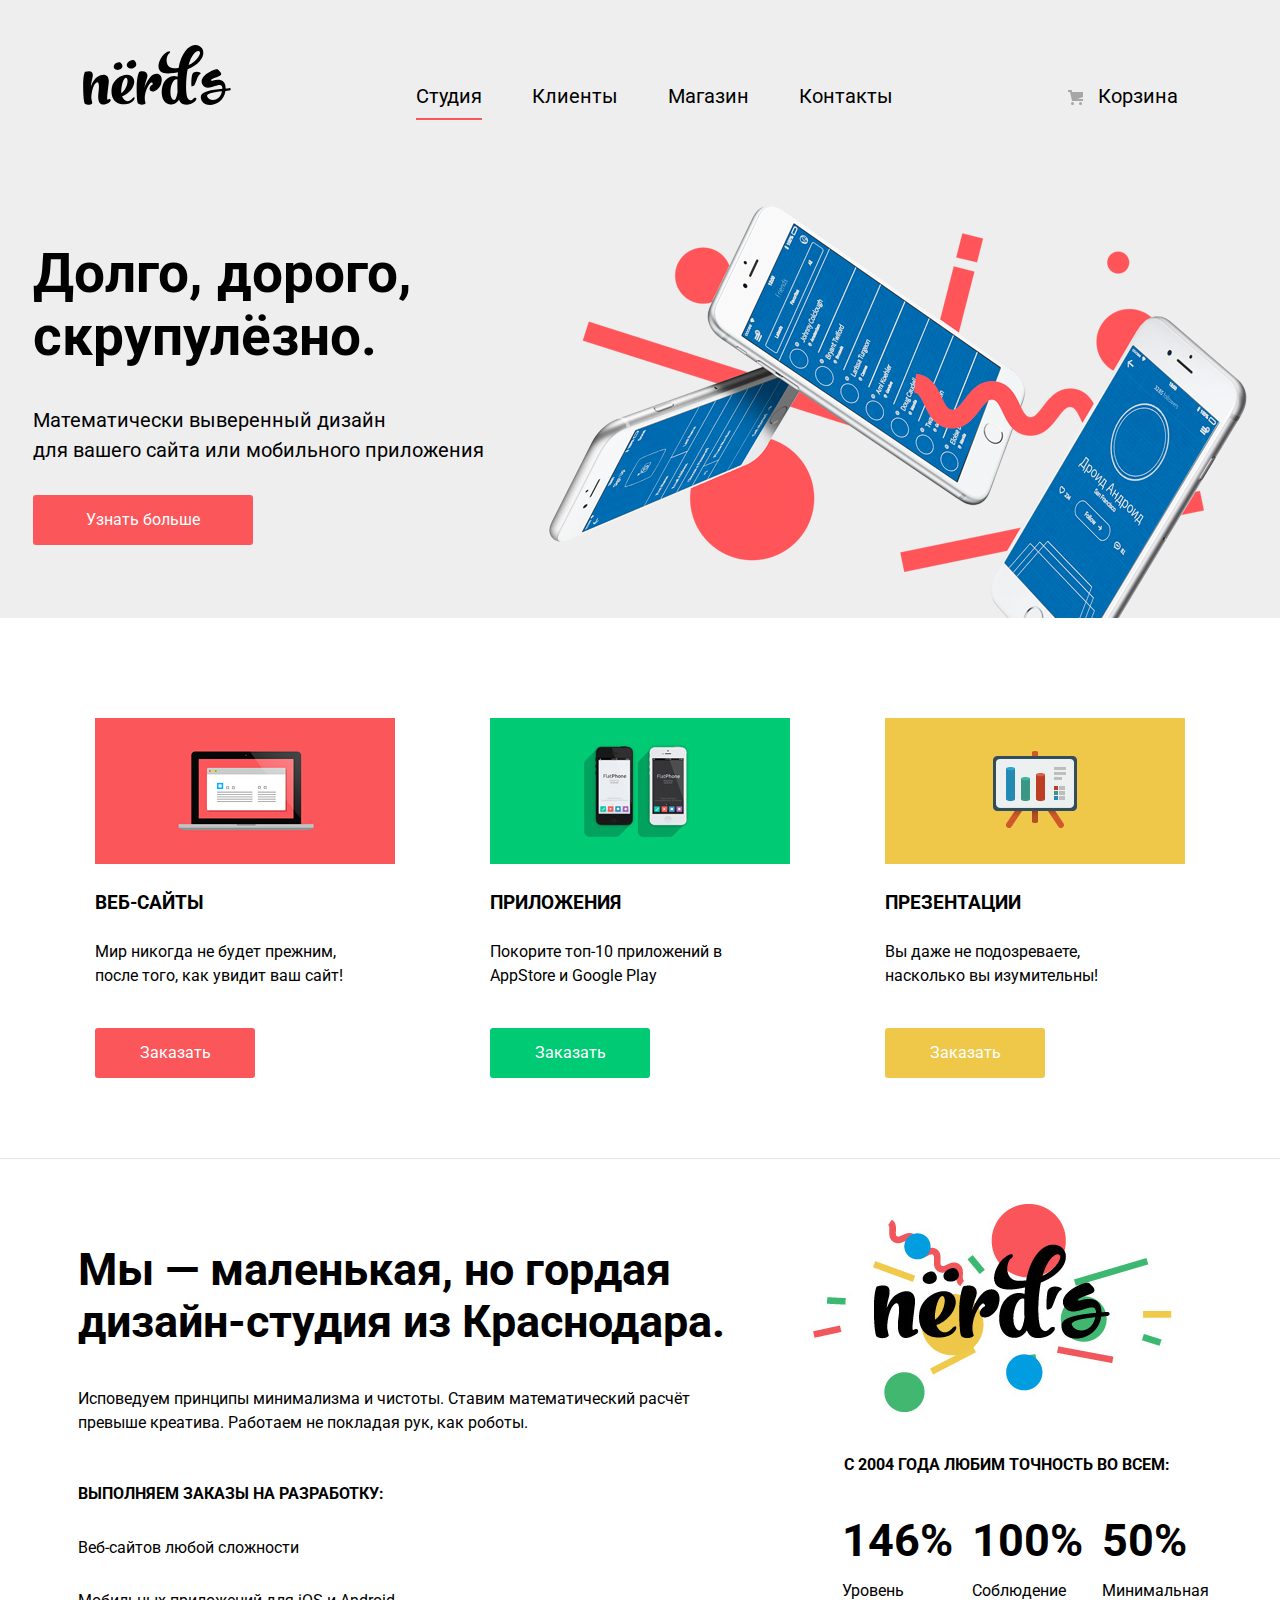
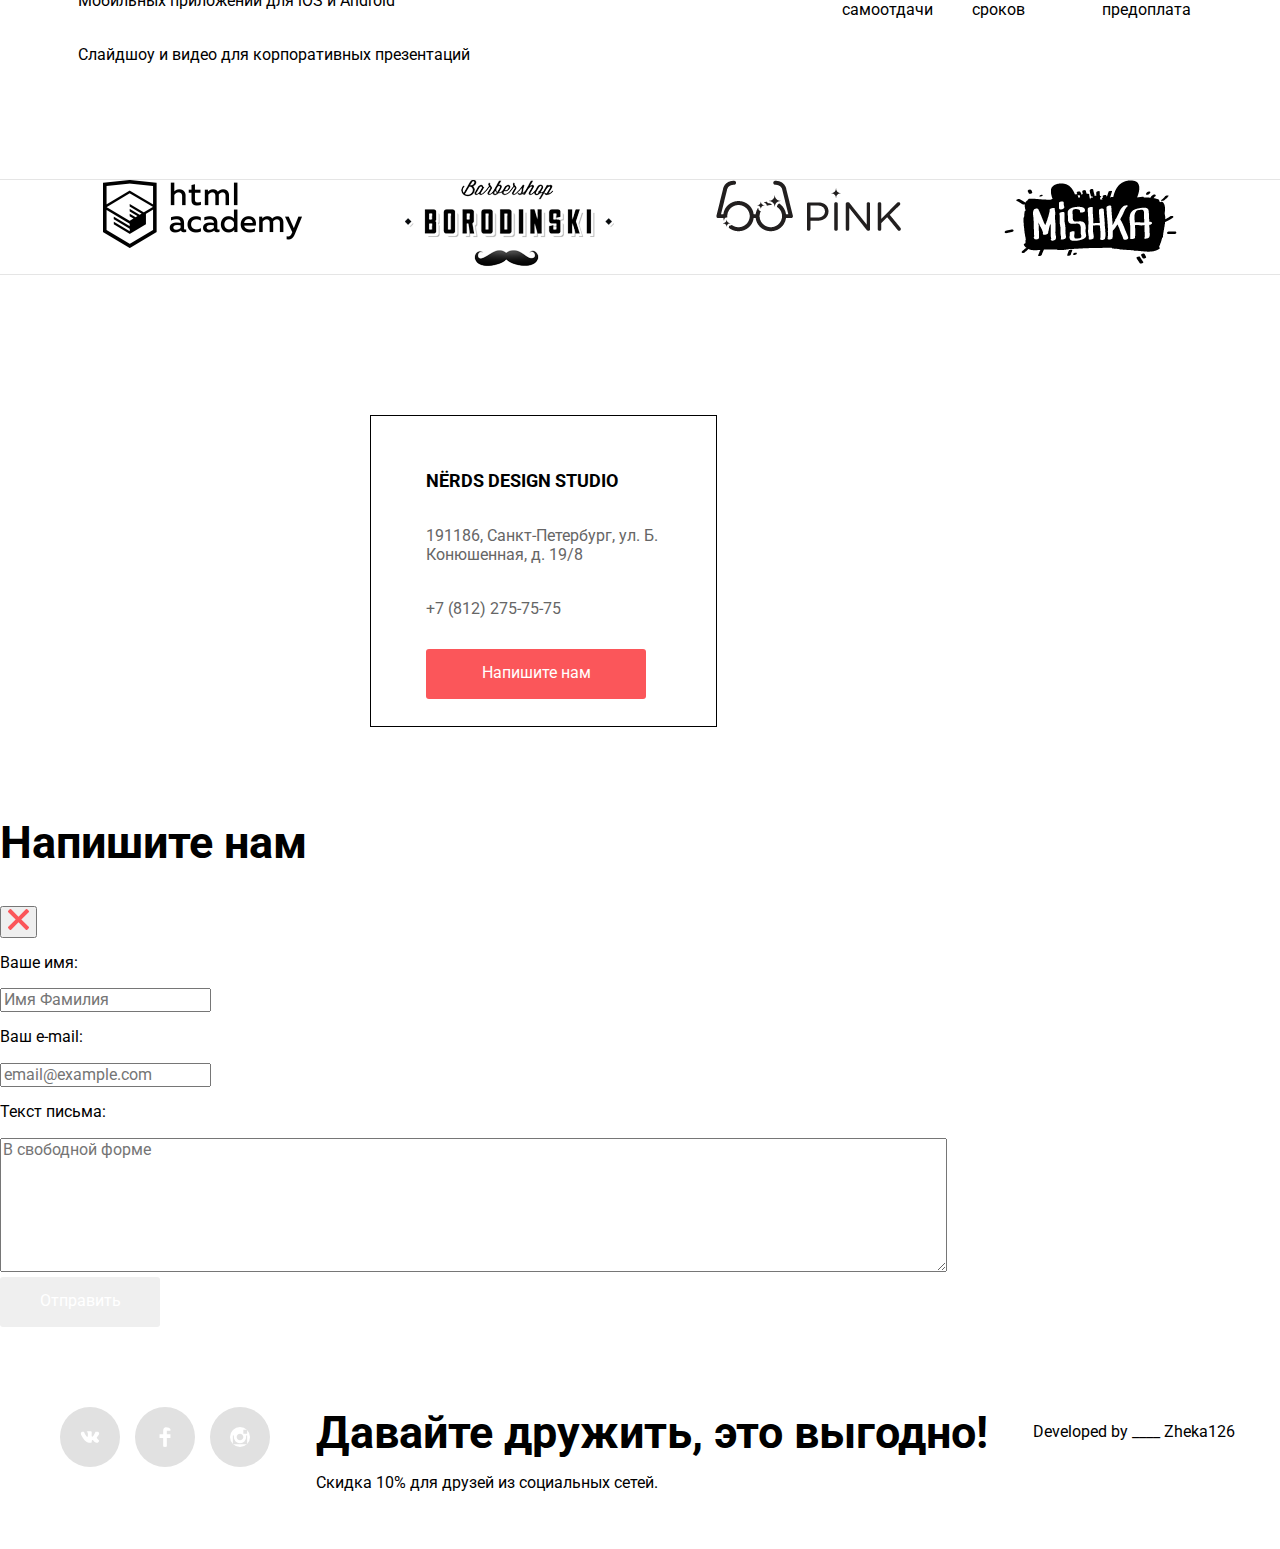
<file: index.html>
<!DOCTYPE html>
<html lang="en">

<head>
    <meta charset="UTF-8">
    <meta name="viewport" content="width=device-width, initial-scale=1.0">
    <title>Nerds</title>
    <link href="https://fonts.googleapis.com/css2?family=Roboto:wght@400;700&display=swap" rel="stylesheet">
    <link href="css/normalize.css" rel="stylesheet">
    <link href="css/style.css" rel="stylesheet">
</head>

<body>
    <header class="main_header">
        <nav class="main_navigation">
            <a class="header_logo" href="index.html">
                <img src="img/nerds-logo.svg" width="160" height="60" alt="Логотип студии Nerds">
            </a>
            <ul class="site_navigation">
                <li class="current_page"><a>Студия</a></li>
                <li><a href="">Клиенты</a></li>
                <li><a href="catalog.html">Магазин</a></li>
                <li><a href="">Контакты</a></li>
            </ul>
            <ul class="user_navigation">
                <li><a href="">Корзина</a></li>
            </ul>
        </nav>

        <section class="slider">
            <h1 class="visually_hidden">Слайдер товаров дизайн-студии Nerds</h1>
            <div class="slide_1">
                <div>
                    <h1>Долго, дорого, <br> скрупулёзно.</h1>
                    <p>Математически выверенный дизайн <br> для вашего сайта или мобильного приложения</p>
                    <button class="button">Узнать больше</button>
                </div>
                <img src="img/slide1.png" alt="изображение товара1">
            </div>
        </section>
    </header>

    <main>
        <section class="features">
            <ul>
                <li>
                    <img src="img/illustration1.png" alt="иллюстрация1">
                </li>
                <li>
                    <h3>Веб-сайты</h3>
                </li>
                <li>
                    <p>Мир никогда не будет прежним, <br> после того, как увидит ваш сайт!</p>
                </li>
                <li>
                    <button class="button button_1">Заказать</button>
                </li>
            </ul>
            <ul>
                <li>
                    <img src="img/illustration2.png" alt="иллюстрация2">
                </li>
                <li>
                    <h3>Приложения</h3>
                </li>
                <li>
                    <p>Покорите топ-10 приложений в <br> AppStore и Google Play</p>
                </li>
                <li>
                    <button class="button button_2">Заказать</button>
                </li>
            </ul>
            <ul>
                <li><img src="img/illustration3.png" alt="иллюстрация3"></li>
                <li>
                    <h3>Презентации</h3>
                </li>
                <li>
                    <p>Вы даже не подозреваете, <br> насколько вы изумительны!</p>
                </li>
                <li><button class="button button_3">Заказать</button></li>
            </ul>
        </section>

        <section class="studio">
            <h1 class="visually_hidden">Преимущества данной дизайн-студии</h1>
            <div class="about_studio">
                <h2>Мы — маленькая, но гордая дизайн-студия из Краснодара. </h2>
                <p>Исповедуем принципы минимализма и чистоты. Ставим математический расчёт превыше креатива. Работаем не
                    покладая рук, как роботы.</p>
                <span class="orders">Выполняем заказы на разработку:</span>
                <ul>
                    <li>Веб-сайтов любой сложности</li>
                    <li>Мобильных приложений для iOS и Android</li>
                    <li>Слайдшоу и видео для корпоративных презентаций</li>
                </ul>
            </div>
            <div>
                <img src="img/nerds-illustration.png" alt="Логотип">
                <span class="year">с 2004 года Любим точность во всем:</span>
                <div class="percents">
                    <ul>
                        <li>
                            <h2>146%</h2>
                        </li>
                        <li>
                            <p>Уровень самоотдачи</p>
                        </li>
                    </ul>
                    <ul>
                        <li>
                            <h2>100%</h2>
                        </li>
                        <li>
                            <p>Соблюдение сроков</p>
                        </li>
                    </ul>
                    <ul>
                        <li>
                            <h2>50%</h2>
                        </li>
                        <li>
                            <p>Минимальная предоплата</p>
                        </li>
                    </ul>
                </div>
            </div>
        </section>

        <section class="portfolio_container">
            <ul class="portfolio">
                <li><a href="https://htmlacademy.ru/study"><img src="img/logo1.png" alt="htmlacademy"></a></li>
                <li><a href="https://zloydedd.github.io/Barbershop/"><img src="img/logo2.png"
                            alt="barbershopborodinsky"></a></li>
                <li><a href="https://www.youtube.com/watch?v=zf99kdFw9b8"><img src="img/logo3.png" alt="pink"></a></li>
                <li><a href="https://mishkanyc.com/"><img src="img/logo4.png" alt="mishka"></a></li>
            </ul>
        </section>

        <section class="contacts">
            <div class="map">
                <iframe
                    src="https://www.google.com/maps/embed?pb=!1m18!1m12!1m3!1d649.4886298681381!2d30.322634679411223!3d59.938657913616915!2m3!1f0!2f0!3f0!3m2!1i1024!2i768!4f13.1!3m3!1m2!1s0x4696310fca145cc1%3A0x42b32648d8238007!2z0JHQvtC70YzRiNCw0Y8g0JrQvtC90Y7RiNC10L3QvdCw0Y8g0YPQuy4sIDE5LzgsINCh0LDQvdC60YIt0J_QtdGC0LXRgNCx0YPRgNCzLCDQoNC-0YHRgdC40Y8sIDE5MTE4Ng!5e0!3m2!1sru!2s!4v1593586983782!5m2!1sru!2s"
                    width="100%" height="420" frameborder="0" style="border:0;" allowfullscreen="" aria-hidden="false"
                    tabindex="0"></iframe>
            </div>
            <div class="address">
                <span>NЁRDS DESIGN STUDIO</span>
                <p>191186, Санкт-Петербург, ул. Б. Конюшенная, д. 19/8</p>
                <p>+7 (812) 275-75-75</p>
                <button class="button open_button">Напишите нам</button>
            </div>
        </section>

        <section class="write_us_container">
            <div class="write_us">
                <h2>Напишите нам</h2>
                <button class="close_button"><img src="img/close-cross.svg" alt=""></button>
                <div class="name_und_email">
                    <div>
                        <p>Ваше имя:</p>
                        <input type="text" placeholder="Имя Фамилия" name="" id="">
                    </div>
                    <div>
                        <p>Ваш e-mail:</p>
                        <input type="text" placeholder="email@example.com" name="" id="">
                    </div>
                </div>
                <div class="textarea">
                    <p>Текст письма:</p>
                    <textarea placeholder="В свободной форме" id="" cols="102" rows="7"></textarea>
                </div>
                <button class="button">Отправить</button>
            </div>
        </section>
    </main>

    <footer class="main_footer">
        <ul class="footer_social">
            <li>
                <span class="visually_hidden">Вк</span>
                <svg xmlns="http://www.w3.org/2000/svg" width="20" height="20" viewBox="0 0 26 15">
                    <path fill="#FFF"
                        d="M16.138 11.51c.956-.309 2.18 2.04 3.483 2.939.978.681 1.727.534 1.727.534l3.473-.05s1.815-.112.957-1.554c-.071-.12-.503-1.069-2.585-3.022-2.177-2.043-1.882-1.712.739-5.244 1.597-2.153 2.236-3.468 2.036-4.028-.192-.539-1.365-.399-1.365-.399L20.69.713c-.381.001-.704.119-.851.515-.003.004-.621 1.666-1.445 3.079-1.741 2.989-2.436 3.148-2.724 2.961-.661-.433-.494-1.737-.494-2.664 0-2.897.432-4.105-.846-4.417-.427-.104-.739-.172-1.828-.182-1.392-.021-2.574 0-3.244.329-.445.223-.786.712-.579.74.26.035.843.16 1.155.586.401.552.389 1.789.389 1.789s.229 3.411-.54 3.834c-.528.29-1.25-.302-2.803-3.016-.793-1.388-1.392-2.922-1.392-2.922s-.116-.285-.326-.441c-.25-.185-.6-.244-.6-.244L.848.684S.29.7.085.946c-.182.218-.015.668-.015.668s2.909 6.881 6.203 10.347c3.02 3.182 6.452 2.971 6.452 2.971h1.555s.469-.054.709-.312c.224-.24.214-.691.214-.691s-.031-2.109.935-2.419z" />
                </svg>
            </li>
            <li>
                <span class="visually_hidden">Фейсбук</span>
                <svg xmlns="http://www.w3.org/2000/svg" width="20" height="20" viewBox="0 0 12 22">
                    <path fill="#FFF" d="M12 4V0H8a4 4 0 0 0-4 4v4H0v4h4v10h4V12h4V8H8V4h4z" /></svg>
            </li>
            <li>
                <span class="visually_hidden">Инстаграмм</span>
                <svg xmlns="http://www.w3.org/2000/svg" width="20" height="20" viewBox="0 0 21 21">
                    <path fill="#FFF"
                        d="M18 0H3C1.35 0 0 1.35 0 3v15c0 1.65 1.35 3 3 3h15c1.65 0 3-1.35 3-3V3c0-1.65-1.35-3-3-3zm-7.5 7c1.93 0 3.5 1.57 3.5 3.5S12.43 14 10.5 14 7 12.43 7 10.5 8.57 7 10.5 7zM18 18H3V9h1.181A6.504 6.504 0 0 0 4 10.5a6.5 6.5 0 1 0 13 0 6.45 6.45 0 0 0-.181-1.5H18v9zm0-11h-4V3h4v4z" />
                </svg>
            </li>
        </ul>

        <ul class="footer_text">
            <li>
                <h2>Давайте дружить, это выгодно!</h2>
            </li>
            <li>
                <p>Скидка 10% для друзей из социальных сетей.</p>
            </li>
        </ul>

        <p class="footer_developers">Developed by ____ <a href="">Zheka126</a></p>
    </footer>

    <script src="Scripts\script.js"></script>
</body>

</html>
</file>
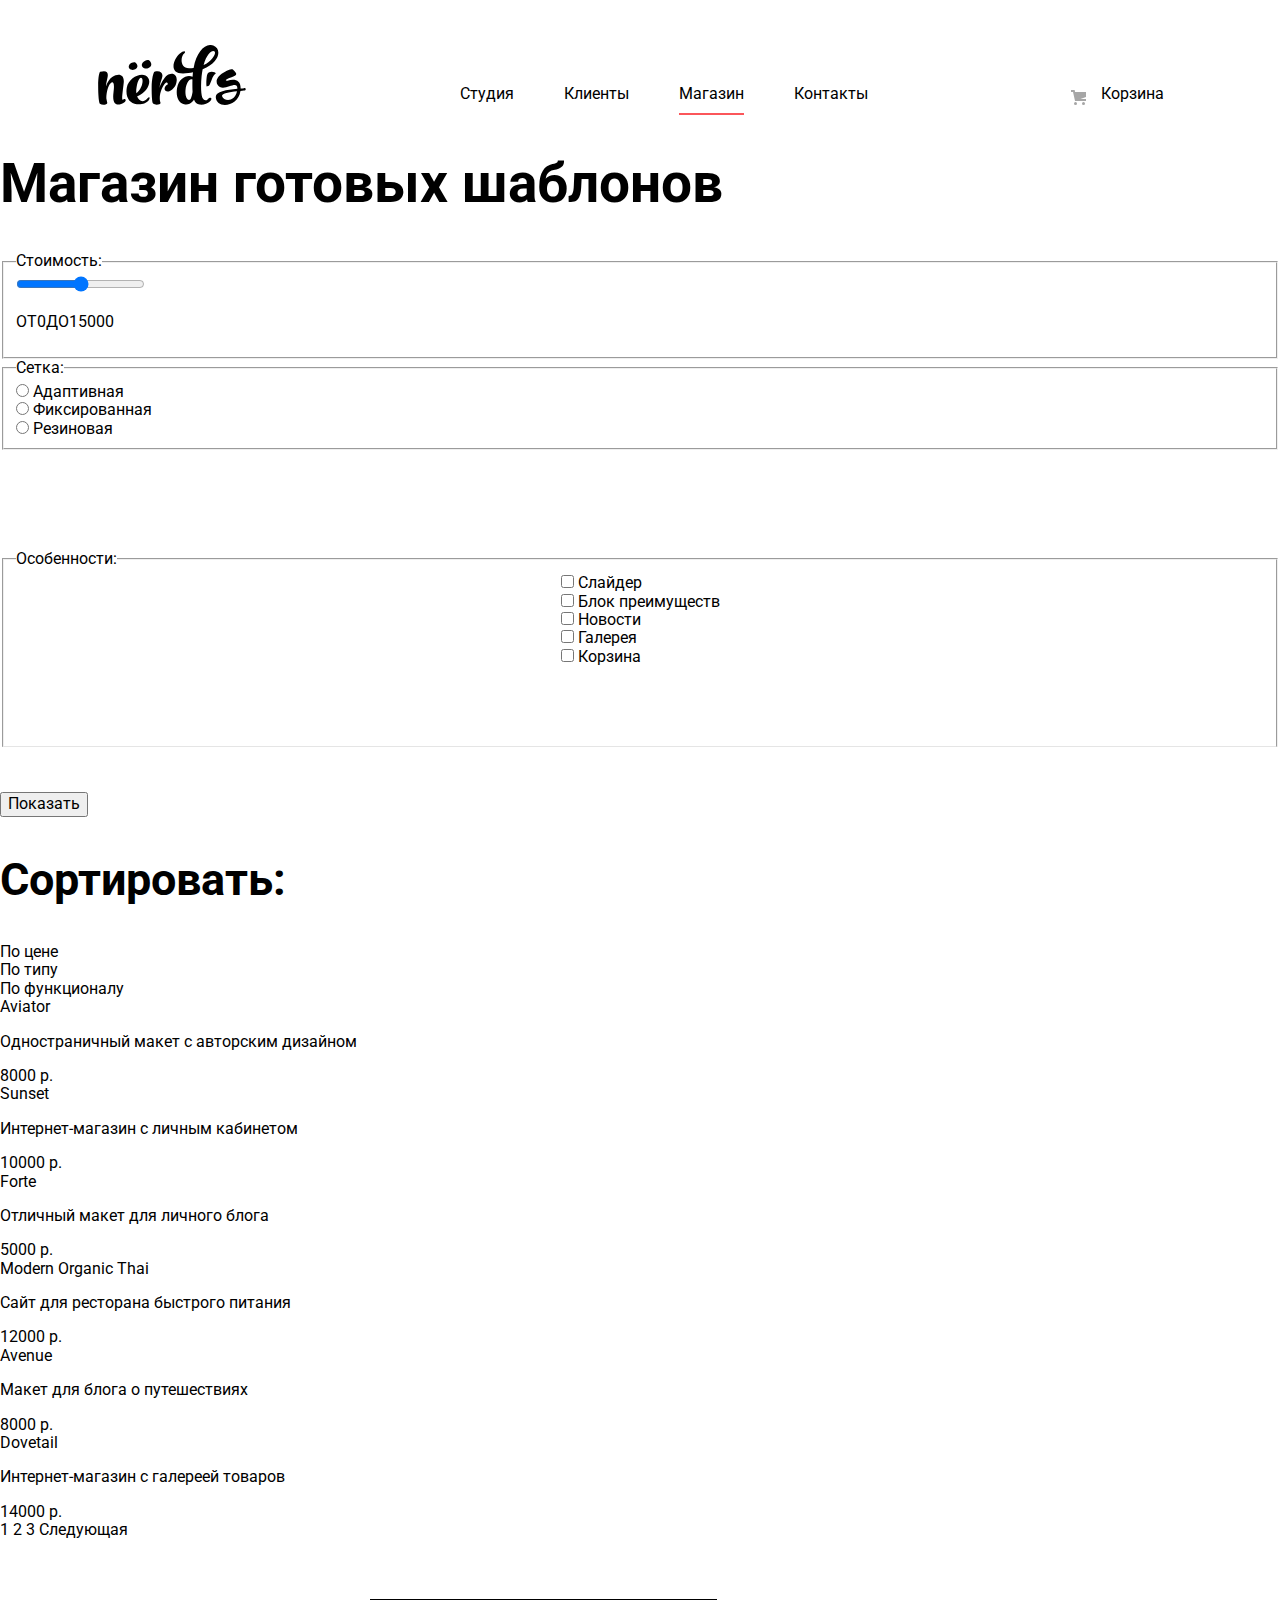
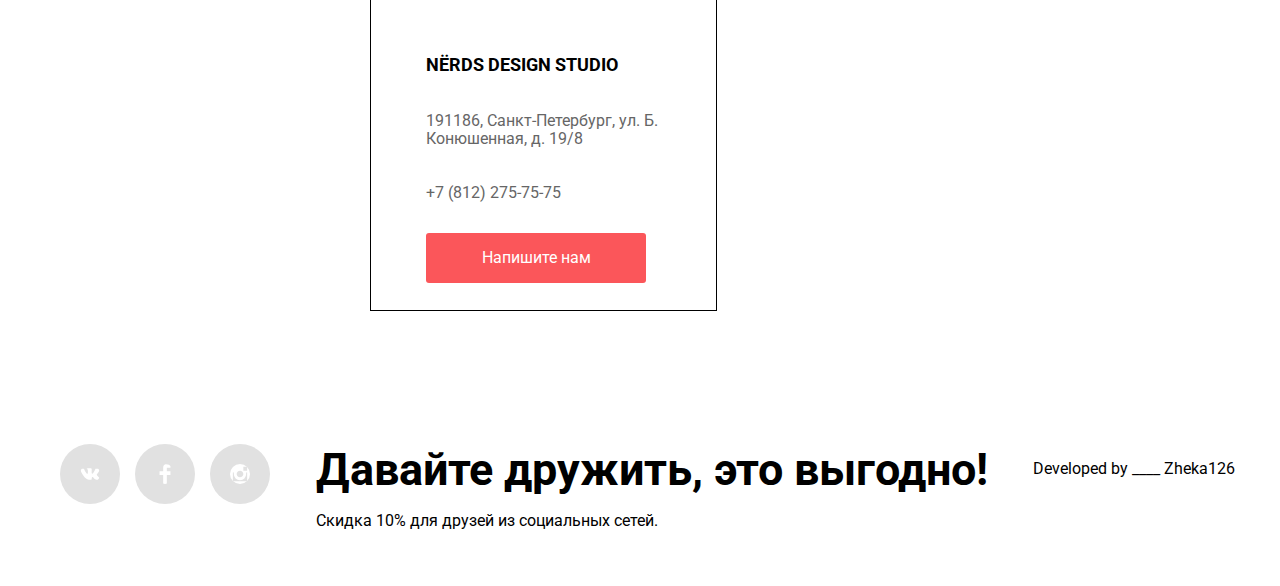
<file: catalog.html>
<!DOCTYPE html>
<html lang="en">

<head>
    <meta charset="UTF-8">
    <meta name="viewport" content="width=device-width, initial-scale=1.0">
    <title>Nerds Catalog</title>
    <link href="https://fonts.googleapis.com/css2?family=Roboto:wght@400;700&display=swap" rel="stylesheet">
    <link href="css/normalize.css" rel="stylesheet">
    <link href="css/style.css" rel="stylesheet">
</head>

<body>
    <header class="inner_main_header">
        <nav class="main_navigation">
            <a class="header_logo" href="index.html">
                <img src="img/nerds-logo.svg" width="160" height="60" alt="Логотип студии Nerds">
            </a>
            <ul class="site_navigation">
                <li><a href="index.html">Студия</a></li>
                <li><a href="">Клиенты</a></li>
                <li class="current_page"><a>Магазин</a></li>
                <li><a href="">Контакты</a></li>
            </ul>
            <ul class="user_navigation">
                <li><a href="">Корзина</a></li>
            </ul>
        </nav>

        <h1>Магазин готовых шаблонов</h1>
    </header>

    <main class="container">

        <form class="filters" action="#" method="get">
            <fieldset class="cost">
                <legend class="filters-title">Стоимость:</legend>
                <div class="cost-range">
                    <div class="min-range"></div>
                    <input type="range" name="cost-range" min="0" max="15000" step="100">
                    <div class="input-range"></div>
                    <div class="max-range"></div>
                </div>
                <p>ОТ<output name="cost-from">0</output>ДО<output name="cost-to">15000</output></p>
            </fieldset>
            <fieldset class="grid">
                <legend class="filters-title">Сетка:</legend>
                <ul class="grid-radio-list">
                    <li>
                        <input name="grid" type="radio" value="adaptive" id="grid-1">
                        <label for="grid-1">Адаптивная</label>
                    </li>
                    <li>
                        <input name="grid" type="radio" value="fixed" id="grid-2">
                        <label for="grid-2">Фиксированная</label>
                    </li>
                    <li>
                        <input name="grid" type="radio" value="rubber" id="grid-3">
                        <label for="grid-3">Резиновая</label>
                    </li>
                </ul>
            </fieldset>
            <fieldset class="features">
                <legend class="filters-title">Особенности:</legend>
                <ul class="grid-features-list">
                    <li>
                        <input name="features" type="checkbox" value="slider" id="slider">
                        <label for="slider">Слайдер</label>
                    </li>
                    <li>
                        <input name="features" type="checkbox" value="features-block" id="features-block">
                        <label for="features-block">Блок преимуществ</label>
                    </li>
                    <li>
                        <input name="features" type="checkbox" value="news" id="news">
                        <label for="news">Новости</label>
                    </li>
                    <li>
                        <input name="features" type="checkbox" value="gallery" id="gallery">
                        <label for="gallery">Галерея</label>
                    </li>
                    <li>
                        <input name="features" type="checkbox" value="cart" id="cart">
                        <label for="cart">Корзина</label>
                    </li>
                </ul>
            </fieldset>
            <button type="submit" name="show-filters" title="Показать">Показать</button>
        </form>

        <div class="items">
            <div class="sort">
                <h2 class="sort-title">Сортировать:</h2>
                <ul class="sort-list">
                    <li>
                        <a class="sort-type" href="#">По цене</a>
                    </li>
                    <li>
                        <a class="sort-type" href="#">По типу</a>
                    </li>
                    <li>
                        <a class="sort-type" href="#">По функционалу</a>
                    </li>
                </ul>
                <span class="arrow arrow-up"></span>
                <span class="arrow arrow-down"></span>
            </div>

            <ul class="items-list">
                <article class="item">
                    <div class="details">
                        <header>Aviator</header>
                        <p>Одностраничный макет с авторским дизайном</p>
                        <a class="btn" href="#">8000 р.</a>
                    </div>
                </article>

                <article class="item">
                    <div class="details">
                        <header>Sunset</header>
                        <p>Интернет-магазин с личным кабинетом</p>
                        <a class="btn" href="#">10000 р.</a>
                    </div>
                </article>

                <article class="item">
                    <div class="details">
                        <header>Forte</header>
                        <p>Отличный макет для личного блога</p>
                        <a class="btn" href="#">5000 р.</a>
                    </div>
                </article>

                <article class="item">
                    <div class="details">
                        <header>Modern Organic Thai</header>
                        <p>Сайт для ресторана быстрого питания</p>
                        <a class="btn" href="#">12000 р.</a>
                    </div>
                </article>

                <article class="item">
                    <div class="details">
                        <header>Avenue</header>
                        <p>Макет для блога о путешествиях</p>
                        <a class="btn" href="#">8000 р.</a>
                    </div>
                </article>

                <article class="item">
                    <div class="details">
                        <header>Dovetail</header>
                        <p>Интернет-магазин с галереей товаров</p>
                        <a class="btn" href="#">14000 р.</a>
                    </div>
                </article>
            </ul>

        </div>

        <div class="paginator">
            <a class="current" href="#">1</a>
            <a href="#">2</a>
            <a href="#">3</a>
            <a class="next" href="#">Следующая</a>
        </div>

        <section class="contacts">
            <div class="map">
                <iframe
                    src="https://www.google.com/maps/embed?pb=!1m18!1m12!1m3!1d649.4886298681381!2d30.322634679411223!3d59.938657913616915!2m3!1f0!2f0!3f0!3m2!1i1024!2i768!4f13.1!3m3!1m2!1s0x4696310fca145cc1%3A0x42b32648d8238007!2z0JHQvtC70YzRiNCw0Y8g0JrQvtC90Y7RiNC10L3QvdCw0Y8g0YPQuy4sIDE5LzgsINCh0LDQvdC60YIt0J_QtdGC0LXRgNCx0YPRgNCzLCDQoNC-0YHRgdC40Y8sIDE5MTE4Ng!5e0!3m2!1sru!2s!4v1593586983782!5m2!1sru!2s"
                    width="100%" height="420" frameborder="0" style="border:0;" allowfullscreen="" aria-hidden="false"
                    tabindex="0"></iframe>
            </div>
            <div class="address">
                <span>NЁRDS DESIGN STUDIO</span>
                <p>191186, Санкт-Петербург, ул. Б. Конюшенная, д. 19/8</p>
                <p>+7 (812) 275-75-75</p>
                <button class="button">Напишите нам</button>
            </div>
        </section>
    </main>

    <footer class="main_footer">
        <ul class="footer_social">
            <li>
                <span class="visually_hidden">Вк</span>
                <svg xmlns="http://www.w3.org/2000/svg" width="20" height="20" viewBox="0 0 26 15">
                    <path fill="#FFF"
                        d="M16.138 11.51c.956-.309 2.18 2.04 3.483 2.939.978.681 1.727.534 1.727.534l3.473-.05s1.815-.112.957-1.554c-.071-.12-.503-1.069-2.585-3.022-2.177-2.043-1.882-1.712.739-5.244 1.597-2.153 2.236-3.468 2.036-4.028-.192-.539-1.365-.399-1.365-.399L20.69.713c-.381.001-.704.119-.851.515-.003.004-.621 1.666-1.445 3.079-1.741 2.989-2.436 3.148-2.724 2.961-.661-.433-.494-1.737-.494-2.664 0-2.897.432-4.105-.846-4.417-.427-.104-.739-.172-1.828-.182-1.392-.021-2.574 0-3.244.329-.445.223-.786.712-.579.74.26.035.843.16 1.155.586.401.552.389 1.789.389 1.789s.229 3.411-.54 3.834c-.528.29-1.25-.302-2.803-3.016-.793-1.388-1.392-2.922-1.392-2.922s-.116-.285-.326-.441c-.25-.185-.6-.244-.6-.244L.848.684S.29.7.085.946c-.182.218-.015.668-.015.668s2.909 6.881 6.203 10.347c3.02 3.182 6.452 2.971 6.452 2.971h1.555s.469-.054.709-.312c.224-.24.214-.691.214-.691s-.031-2.109.935-2.419z" />
                </svg>
            </li>
            <li>
                <span class="visually_hidden">Фейсбук</span>
                <svg xmlns="http://www.w3.org/2000/svg" width="20" height="20" viewBox="0 0 12 22">
                    <path fill="#FFF" d="M12 4V0H8a4 4 0 0 0-4 4v4H0v4h4v10h4V12h4V8H8V4h4z" /></svg>
            </li>
            <li>
                <span class="visually_hidden">Инстаграмм</span>
                <svg xmlns="http://www.w3.org/2000/svg" width="20" height="20" viewBox="0 0 21 21">
                    <path fill="#FFF"
                        d="M18 0H3C1.35 0 0 1.35 0 3v15c0 1.65 1.35 3 3 3h15c1.65 0 3-1.35 3-3V3c0-1.65-1.35-3-3-3zm-7.5 7c1.93 0 3.5 1.57 3.5 3.5S12.43 14 10.5 14 7 12.43 7 10.5 8.57 7 10.5 7zM18 18H3V9h1.181A6.504 6.504 0 0 0 4 10.5a6.5 6.5 0 1 0 13 0 6.45 6.45 0 0 0-.181-1.5H18v9zm0-11h-4V3h4v4z" />
                </svg>
            </li>
        </ul>

        <ul class="footer_text">
            <li>
                <h2>Давайте дружить, это выгодно!</h2>
            </li>
            <li>
                <p>Скидка 10% для друзей из социальных сетей.</p>
            </li>
        </ul>

        <p class="footer_developers">Developed by ____ <a href="">Zheka126</a></p>
    </footer>
</body>

</html>
</file>
<file: css/style.css>
body {
    font-family: 'Roboto', sans-serif;
}

h1 {
    font-size: 55px;
}

h2 {
    font-size: 45px;
}

ul {
    list-style: none;
    padding: 0;
    margin: 0;
}

a {
    text-decoration: none;
    color: inherit;
}

.button {
    display: block;
    width: 160px;
    height: 50px;
    font-size: 16px;
    color: #ffffff;
    border: none;
    border-radius: 3px;
    cursor: pointer;
}

.visually_hidden {
    position: absolute;

    width: 1px;
    height: 1px;
    margin: -1px;
    border: 0;
    padding: 0;
  
    white-space: nowrap;
  
    clip-path: inset(100%);
    clip: rect(0 0 0 0);
    overflow: hidden;
}

.main_header {
    min-height: 545px;
    font-size: 20px;
    background-color: #eeeeee;
}

.main_navigation {
    display: flex;
    justify-content: space-around;
    padding-top: 85px;
}

.main_navigation img {
    margin-top: -40px;
}

.site_navigation {
    display: flex;
}

.site_navigation li,
.user_navigation li {
    margin: 0 25px;
    padding-bottom: 10px;
}

.site_navigation a:hover, 
.site_navigation a:focus,
.user_navigation a:hover, 
.user_navigation a:focus {
    color: #fb565a;
}

.user_navigation li::before {
    content: "";
    background-image: url("../img/cart-icon.svg");
    background-repeat: no-repeat;
    position: absolute;
    width: 25px;
    height: 25px;
    margin-left: -30px;
    margin-top: 5px;
}

.current_page {
    border-bottom: 2px solid #fb565a;
}

.slider {
    margin-top: 85px;
}

.slider p {
    line-height: 30px;
}

.slider .button {
    width: 220px;
    margin-top: 30px;
    background-color: #fb565a;
}

.slider .button:hover, 
.slider .button:focus {
    background-color: #e74246;
}

.slide_1, .slide_2, .slide_3 {
    display: flex;
    justify-content: space-around;
}

.features {
    display: flex;
    justify-content: space-evenly;
    margin-top: 100px;
    margin-bottom: 45px;
    padding-bottom: 80px;
    border-bottom: 1px solid rgba(0, 0, 0, 0.1);
}

.features p {
    line-height: 24px;
}


.features h3 {
    margin: 25px 0;
    text-transform: uppercase;
}

.features .button_1 {
    background-color: #fb565a;
    margin-top: 40px;
}

.button_1:hover, 
.button_1:focus {
    background-color: #e74246;
}

.features .button_2 {
    background-color: #00ca74;
    margin-top: 40px;
}

.button_2:hover, 
.button_2:focus {
    background-color: #00bc6c;
}

.features .button_3 {
    background-color: #efc84a;
    margin-top: 40px;
}

.button_3:hover, 
.button_3:focus {
    background-color: #eab534;
}

.studio {
    display: flex;
    justify-content: space-evenly;
}

.about_studio {
    max-width: 655px;
}

.about_studio h2 {
    margin: 40px 0;
}

.about_studio li {
    margin-bottom: 35px;
}

.about_studio p {
    line-height: 24px;
}

.orders {
    display: block;
    margin-top: 50px;
    margin-bottom: 35px;
    font-weight: bold;
    text-transform: uppercase;
}

.studio .percents {
    display: flex;
}

.percents li {
    width: 100px;
    margin: 0;
    margin-left: 30px;
}

.percents h2 {
    margin: 0;
    margin-top: 40px;
}

.year {
    display: block;
    font-size: 16px;
    font-weight: bold;
    text-align: center;
    text-transform: uppercase;
    margin-top: 40px;
}

.portfolio {
    display: flex;
    justify-content: space-evenly;
    margin: 80px 0;
    border-top: 1px solid rgba(0, 0, 0, 0.1);
    border-bottom: 1px solid rgba(0, 0, 0, 0.1);
}

.address {
    position: absolute;
    width: 235px;
    height: 200px;
    margin-left: 370px;
    margin-top: -365px;
    padding: 55px;
    background-color: #ffffff;
    border: 1px solid black;
}

.address span {
    font-size: 18px;
    font-weight: bold;
}

.address p {
    margin-top: 36px;
    color: #666666;
}

.address button {
    width: 220px;
    margin-top: 30px;
    background-color: #fb565a;
}

.address button:hover,
.address button:focus {
    background-color: #e74246;
}

.main_footer {
    display: flex;
    justify-content: space-evenly;
    margin-top: 80px;
    margin-bottom: 40px;
}

.main_footer svg {
    padding: 20px;
    border-radius: 35px;
    background-color: #e1e1e1;
}

.footer_social {
    display: flex;
    list-style: none;
}

.footer_social li {
    margin-left: 15px;
}

.footer_text h2 {
    margin: 0;
}
</file>
